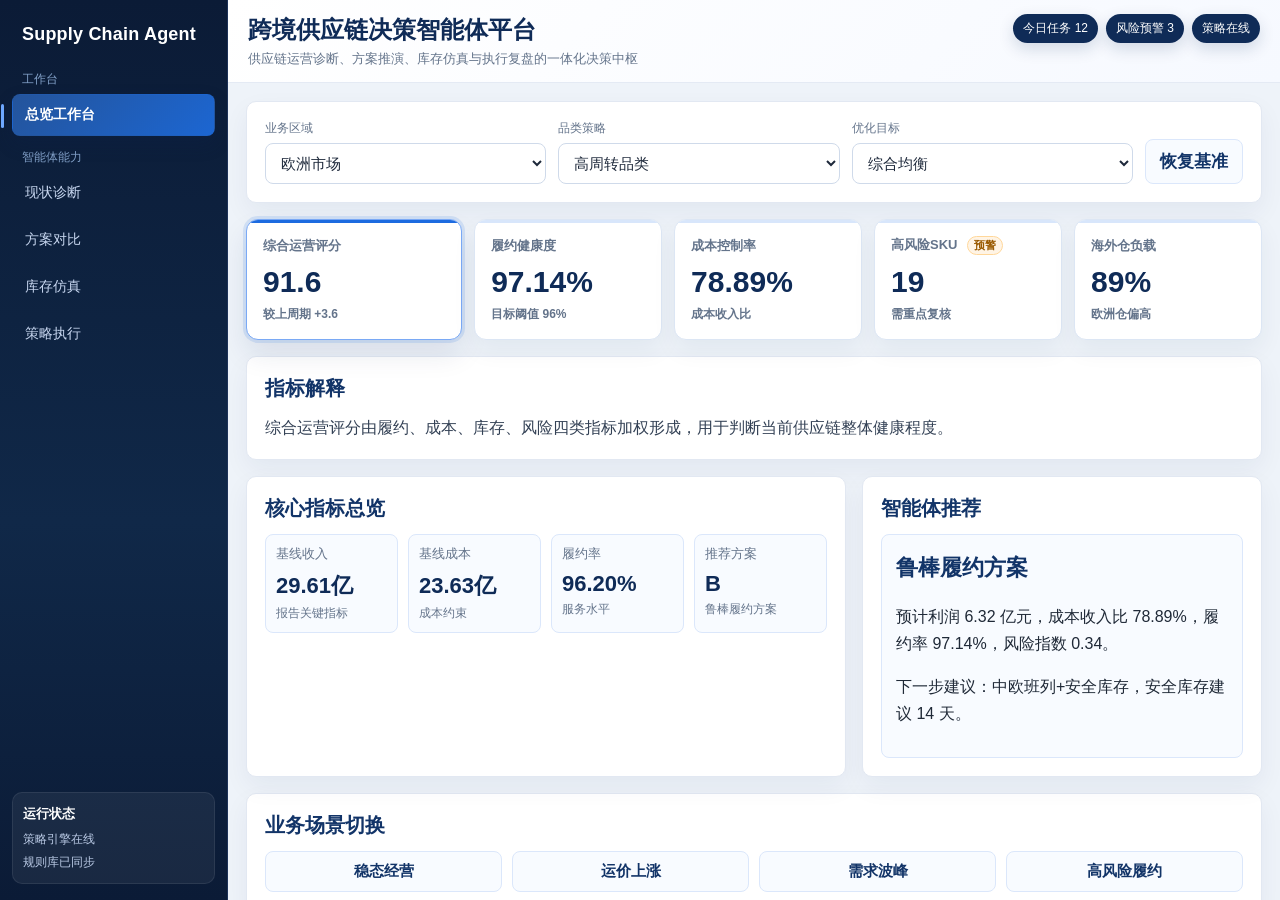
<file: index.html>
<!doctype html><html lang="zh-CN"><head>
<meta charset="UTF-8"/><meta name="viewport" content="width=device-width,initial-scale=1"/>
<title>跨境供应链决策智能体平台</title><link rel="stylesheet" href="./style.css"/>
</head><body>
<div class="app-shell">
<aside class="sidebar">
  <div class="logo">Supply Chain Agent</div>
  <div class="nav-group">工作台</div>
  <a class="sitem on" href="./index.html"><span>总览工作台</span></a>
  <div class="nav-group">智能体能力</div>
  <a class="sitem" href="./diagnose.html"><span>现状诊断</span></a>
  <a class="sitem" href="./compare.html"><span>方案对比</span></a>
  <a class="sitem" href="./simulate.html"><span>库存仿真</span></a>
  <a class="sitem" href="./execute.html"><span>策略执行</span></a>
  <div class="side-status">
    <b>运行状态</b>
    <span>策略引擎在线</span>
    <span>规则库已同步</span>
  </div>
</aside>
<div class="workspace">
<header class="topbar">
  <div><h1>跨境供应链决策智能体平台</h1><p class="muted">供应链运营诊断、方案推演、库存仿真与执行复盘的一体化决策中枢</p></div>
  <div class="ops-panel"><span>今日任务 12</span><span>风险预警 3</span><span>策略在线</span></div>
</header>
<main>
  <section class="toolbar card">
    <div>
      <span class="field-title">业务区域</span>
      <select id="region" onchange="applyProfile()">
        <option value="eu">欧洲市场</option>
        <option value="na">北美市场</option>
        <option value="sea">东南亚市场</option>
      </select>
    </div>
    <div>
      <span class="field-title">品类策略</span>
      <select id="category" onchange="applyProfile()">
        <option value="fast">高周转品类</option>
        <option value="season">季节性品类</option>
        <option value="longtail">长尾品类</option>
      </select>
    </div>
    <div>
      <span class="field-title">优化目标</span>
      <select id="goal" onchange="applyProfile()">
        <option value="balanced">综合均衡</option>
        <option value="profit">利润优先</option>
        <option value="service">履约优先</option>
        <option value="risk">风险优先</option>
      </select>
    </div>
    <button class="btn ghost" onclick="resetProfile()">恢复基准</button>
  </section>
  <section class="ops-grid">
    <button class="ops-card" onclick="focusMetric('score')"><span>综合运营评分</span><b id="opScore">91.8</b><em>较上周期 +3.6</em></button>
    <button class="ops-card" onclick="focusMetric('ful')"><span>履约健康度</span><b id="opFul">96.20%</b><em>目标阈值 96%</em></button>
    <button class="ops-card" onclick="focusMetric('cost')"><span>成本控制率</span><b id="opCost">78.89%</b><em>成本收入比</em></button>
    <button class="ops-card" onclick="focusMetric('sku')"><span>高风险SKU <i class="mini-warn">预警</i></span><b id="opSku">18</b><em>需重点复核</em></button>
    <button class="ops-card" onclick="focusMetric('wh')"><span>海外仓负载</span><b id="opWh">89%</b><em>欧洲仓偏高</em></button>
  </section>
  <section class="card insight-card"><h2>指标解释</h2><div id="metricInsight">点击上方任一指标，可查看该指标的业务含义、风险原因与建议动作。</div></section>
  <section class="hero-grid">
    <div class="card"><h2>核心指标总览</h2><div id="homeKpi" class="metric-grid"></div></div>
    <div class="card"><h2>智能体推荐</h2><div id="homeRec" class="decision-box"></div></div>
  </section>
  <section class="card"><h2>业务场景切换</h2>
    <div class="scenario-grid">
      <button class="btn ghost" onclick="applyScenario('base')">稳态经营</button>
      <button class="btn ghost" onclick="applyScenario('freight')">运价上涨</button>
      <button class="btn ghost" onclick="applyScenario('demand')">需求波峰</button>
      <button class="btn ghost" onclick="applyScenario('risk')">高风险履约</button>
    </div>
  </section>
  <section class="console-grid">
    <div class="card"><h2>运营预警</h2>
      <div class="alert-list">
        <div><b>欧洲仓负载偏高</b><span>仓储利用率 89%，建议迁移高频SKU至备用仓。</span></div>
        <div><b>运价扰动上行</b><span>干线运价较基准 +5%，建议锁定鲁棒路径池。</span></div>
        <div><b>A类SKU缺货风险</b><span>需求波动 12%，建议安全库存提升至 14 天。</span></div>
      </div>
    </div>
    <div class="card"><h2>策略任务队列</h2>
      <table><tr><th>任务</th><th>状态</th><th>复核点</th></tr>
      <tr><td>切换中欧班列备选路径</td><td><span class="tag ok">待执行</span></td><td>T+1履约</td></tr>
      <tr><td>调整A/B类安全库存</td><td><span class="tag ok">进行中</span></td><td>缺货率</td></tr>
      <tr><td>欧洲仓SKU再分配</td><td><span class="tag bad">需审批</span></td><td>仓储负载</td></tr></table>
      <p><a class="inline-link" href="./execute.html">进入策略执行中心 →</a></p>
    </div>
  </section>
  <section class="card"><h2>平台能力配置</h2>
    <div class="cap-grid">
      <div class="cap-card"><b>数据接入</b><span>订单、库存、运输、仓储、财务五类数据统一进入指标层。</span></div>
      <div class="cap-card"><b>规则引擎</b><span>支持按区域、品类、时效等级配置策略触发条件。</span></div>
      <div class="cap-card"><b>方案推演</b><span>同一场景下对利润、履约、风险、库存成本进行并行评估。</span></div>
      <div class="cap-card"><b>执行闭环</b><span>记录推荐、执行动作、复核指标和偏差修正，形成策略资产。</span></div>
    </div>
  </section>
  <section class="grid">
    <div class="card"><h2>输入参数</h2>
      <label>基线总收入(亿元)<input id="rev" type="number" step="0.01" value="29.61"></label>
      <label>基线总成本(亿元)<input id="cost" type="number" step="0.01" value="23.63"></label>
      <label>基线履约率(%)<input id="ful" type="number" step="0.01" value="96.20"></label>
      <label>运价扰动(%)<input id="fre" type="number" step="0.1" value="5"></label>
      <label>需求波动放大(%)<input id="dem" type="number" step="0.1" value="12"></label>
      <label>风险偏好(0~1)<input id="risk" type="number" step="0.01" min="0" max="1" value="0.55"></label>
      <button class="btn primary" onclick="runEval()">运行智能体评估</button>
    </div>
    <div class="card"><h2>方案评估结果</h2>
      <div id="kpi"></div><table id="tbl"></table>
      <h3>规则命中</h3><div id="rules" class="subnote"></div>
      <div class="panel2"><div><h3>解释链路</h3><p id="exp" class="note"></p></div><div><h3>执行建议</h3><ul id="todo" class="todo"></ul></div></div>
    </div>
  </section>
</main>
</div></div>
<script src="./app.js"></script></body></html>
</file>
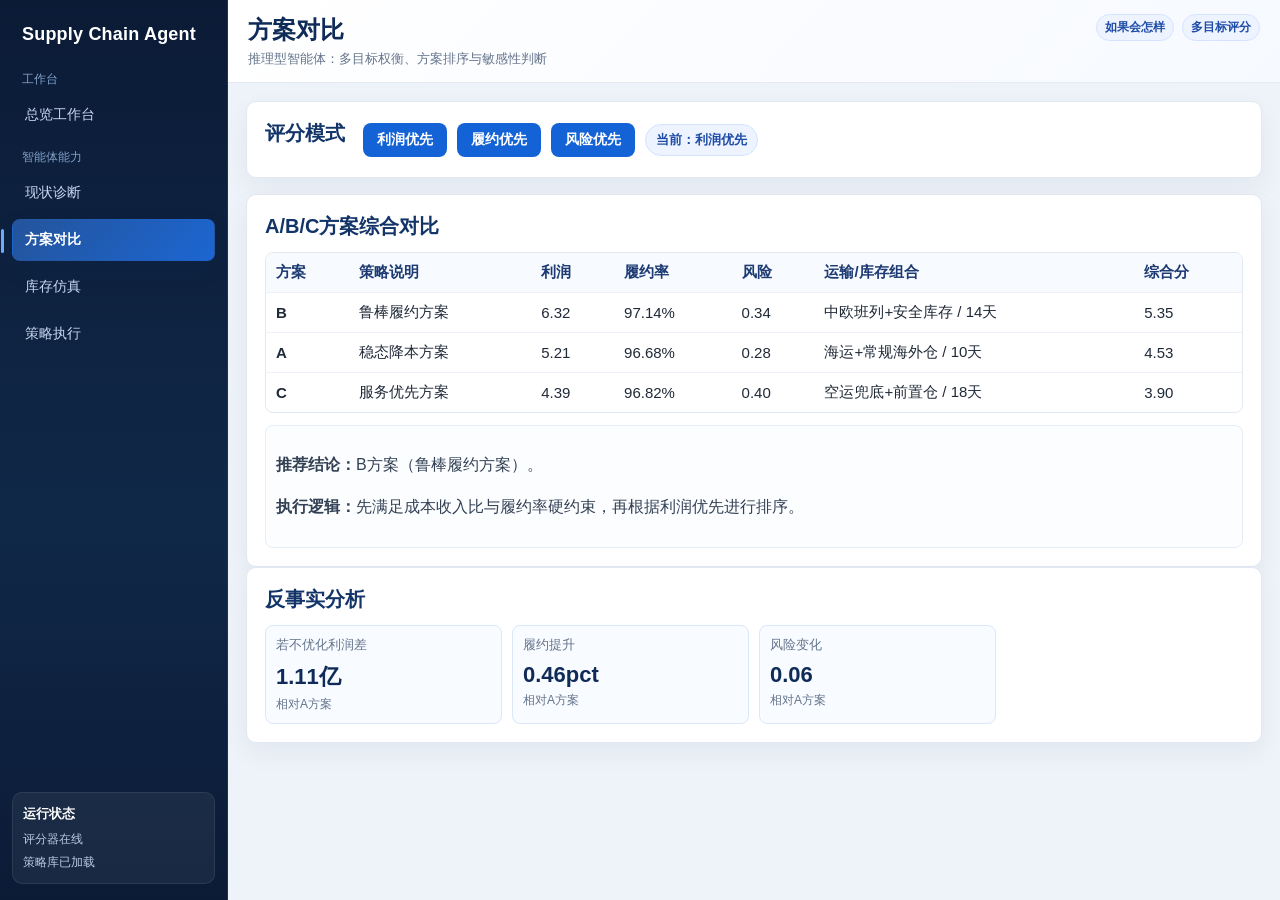
<file: compare.html>
<!doctype html><html lang="zh-CN"><head>
<meta charset="UTF-8"/><meta name="viewport" content="width=device-width,initial-scale=1"/>
<title>方案对比-跨境供应链决策智能体</title><link rel="stylesheet" href="./style.css"/>
</head><body><div class="app-shell">
<aside class="sidebar"><div class="logo">Supply Chain Agent</div><div class="nav-group">工作台</div><a class="sitem" href="./index.html"><span>总览工作台</span></a><div class="nav-group">智能体能力</div><a class="sitem" href="./diagnose.html"><span>现状诊断</span></a><a class="sitem on" href="./compare.html"><span>方案对比</span></a><a class="sitem" href="./simulate.html"><span>库存仿真</span></a><a class="sitem" href="./execute.html"><span>策略执行</span></a><div class="side-status"><b>运行状态</b><span>评分器在线</span><span>策略库已加载</span></div></aside>
<div class="workspace"><header class="topbar"><div><h1>方案对比</h1><p class="muted">推理型智能体：多目标权衡、方案排序与敏感性判断</p></div><div class="chips"><span>如果会怎样</span><span>多目标评分</span></div></header>
<main>
<section class="card control-row"><h2>评分模式</h2><button onclick="setMode('profit')">利润优先</button><button onclick="setMode('service')">履约优先</button><button onclick="setMode('risk')">风险优先</button><span id="modeText" class="pill"></span></section>
<section class="card"><h2>A/B/C方案综合对比</h2><div id="cmp"></div><div id="brief" class="subnote"></div></section>
<section class="card"><h2>反事实分析</h2><div id="counterFact" class="metric-grid"></div></section>
</main></div></div><script src="./app.js"></script><script>renderCompare()</script></body></html>
</file>
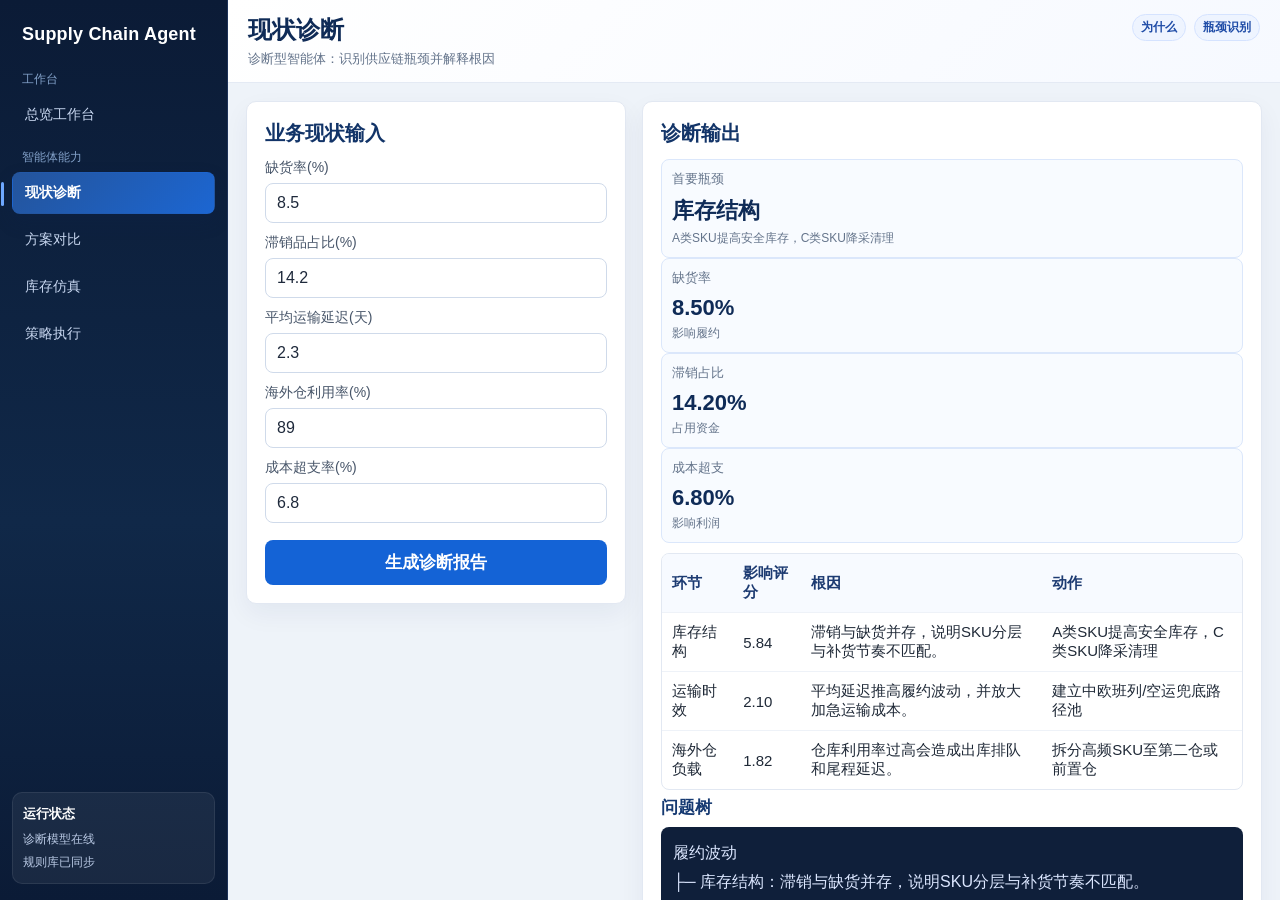
<file: diagnose.html>
<!doctype html><html lang="zh-CN"><head>
<meta charset="UTF-8"/><meta name="viewport" content="width=device-width,initial-scale=1"/>
<title>现状诊断-跨境供应链决策智能体</title><link rel="stylesheet" href="./style.css"/>
</head><body><div class="app-shell">
<aside class="sidebar"><div class="logo">Supply Chain Agent</div><div class="nav-group">工作台</div><a class="sitem" href="./index.html"><span>总览工作台</span></a><div class="nav-group">智能体能力</div><a class="sitem on" href="./diagnose.html"><span>现状诊断</span></a><a class="sitem" href="./compare.html"><span>方案对比</span></a><a class="sitem" href="./simulate.html"><span>库存仿真</span></a><a class="sitem" href="./execute.html"><span>策略执行</span></a><div class="side-status"><b>运行状态</b><span>诊断模型在线</span><span>规则库已同步</span></div></aside>
<div class="workspace"><header class="topbar"><div><h1>现状诊断</h1><p class="muted">诊断型智能体：识别供应链瓶颈并解释根因</p></div><div class="chips"><span>为什么</span><span>瓶颈识别</span></div></header>
<main class="grid">
<section class="card"><h2>业务现状输入</h2>
<label>缺货率(%)<input id="oos" type="number" step="0.1" value="8.5"></label>
<label>滞销品占比(%)<input id="slow" type="number" step="0.1" value="14.2"></label>
<label>平均运输延迟(天)<input id="delay" type="number" step="0.1" value="2.3"></label>
<label>海外仓利用率(%)<input id="whuse" type="number" step="0.1" value="89"></label>
<label>成本超支率(%)<input id="over" type="number" step="0.1" value="6.8"></label>
<button onclick="runDiagnose()">生成诊断报告</button>
</section>
<section class="card"><h2>诊断输出</h2><div id="diagKpi"></div><table id="diagTbl"></table><h3>问题树</h3><div id="problemTree" class="tree"></div><h3>根因解释</h3><p id="diagExp" class="note"></p></section>
</main></div></div><script src="./app.js"></script><script>runDiagnose()</script></body></html>
</file>
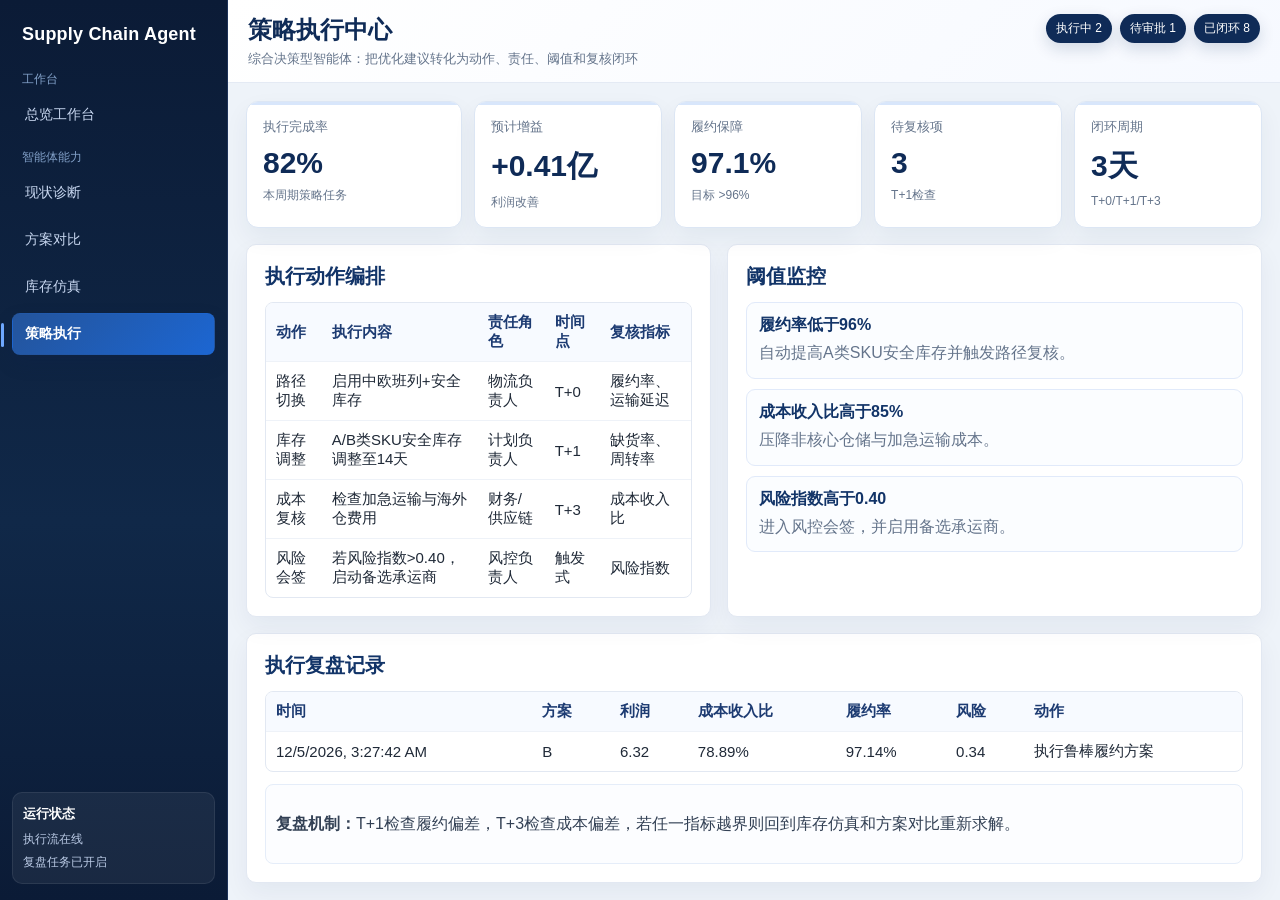
<file: execute.html>
<!doctype html><html lang="zh-CN"><head>
<meta charset="UTF-8"/><meta name="viewport" content="width=device-width,initial-scale=1"/>
<title>策略执行-跨境供应链决策智能体</title><link rel="stylesheet" href="./style.css"/>
</head><body><div class="app-shell">
<aside class="sidebar"><div class="logo">Supply Chain Agent</div><div class="nav-group">工作台</div><a class="sitem" href="./index.html"><span>总览工作台</span></a><div class="nav-group">智能体能力</div><a class="sitem" href="./diagnose.html"><span>现状诊断</span></a><a class="sitem" href="./compare.html"><span>方案对比</span></a><a class="sitem" href="./simulate.html"><span>库存仿真</span></a><a class="sitem on" href="./execute.html"><span>策略执行</span></a><div class="side-status"><b>运行状态</b><span>执行流在线</span><span>复盘任务已开启</span></div></aside>
<div class="workspace"><header class="topbar"><div><h1>策略执行中心</h1><p class="muted">综合决策型智能体：把优化建议转化为动作、责任、阈值和复核闭环</p></div><div class="ops-panel"><span>执行中 2</span><span>待审批 1</span><span>已闭环 8</span></div></header>
<main>
<section class="ops-grid">
  <div class="ops-card primary"><span>执行完成率</span><b>82%</b><em>本周期策略任务</em></div>
  <div class="ops-card"><span>预计增益</span><b>+0.41亿</b><em>利润改善</em></div>
  <div class="ops-card"><span>履约保障</span><b>97.1%</b><em>目标 >96%</em></div>
  <div class="ops-card warn-card"><span>待复核项</span><b>3</b><em>T+1检查</em></div>
  <div class="ops-card"><span>闭环周期</span><b>3天</b><em>T+0/T+1/T+3</em></div>
</section>
<section class="console-grid">
  <div class="card"><h2>执行动作编排</h2><table id="execTbl"></table></div>
  <div class="card"><h2>阈值监控</h2><div class="alert-list">
    <div><b>履约率低于96%</b><span>自动提高A类SKU安全库存并触发路径复核。</span></div>
    <div><b>成本收入比高于85%</b><span>压降非核心仓储与加急运输成本。</span></div>
    <div><b>风险指数高于0.40</b><span>进入风控会签，并启用备选承运商。</span></div>
  </div></div>
</section>
<section class="card"><h2>执行复盘记录</h2><table id="rvTbl"></table><div id="rvExp" class="subnote"></div></section>
</main></div></div><script src="./app.js"></script><script>renderExecute();renderReview()</script></body></html>
</file>
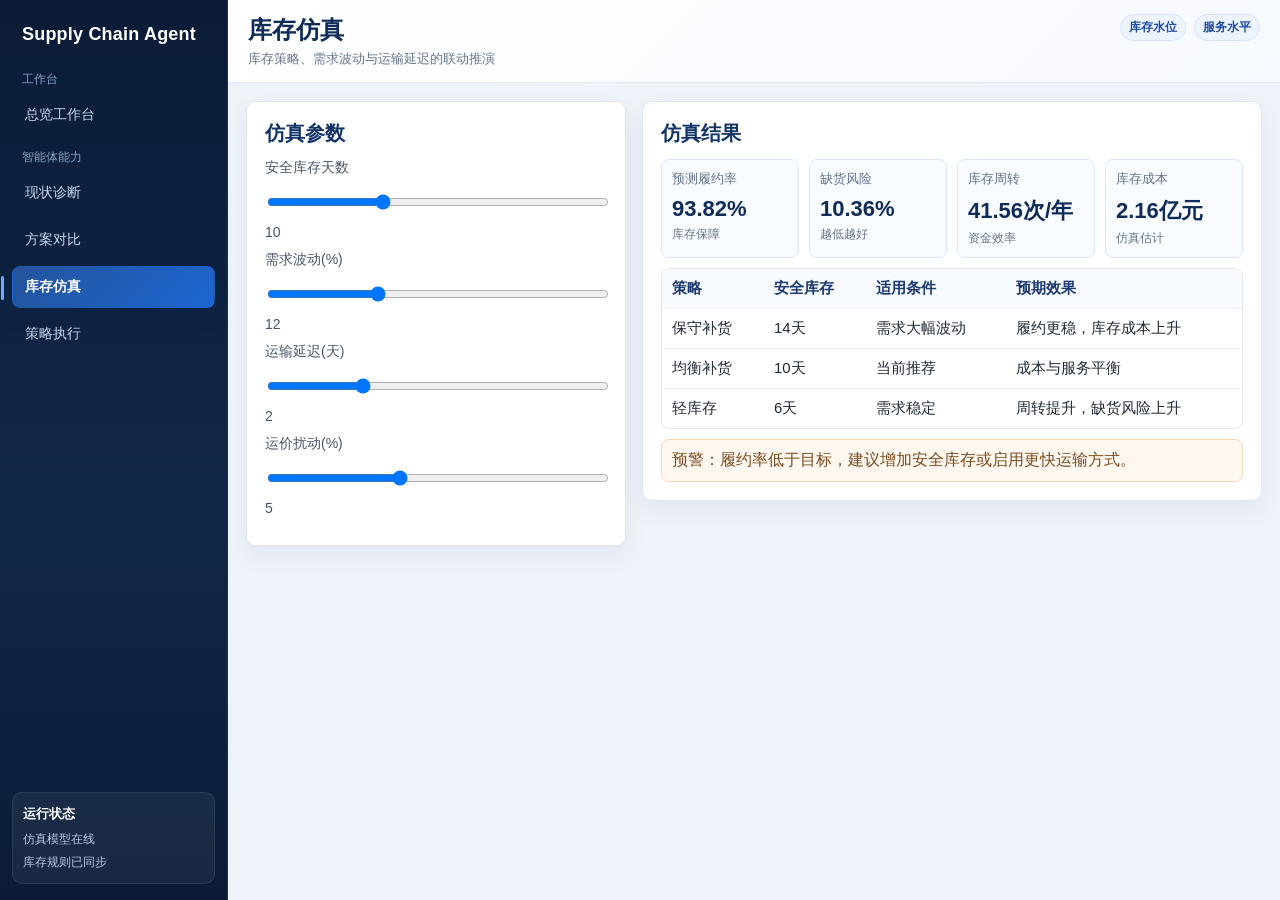
<file: simulate.html>
<!doctype html><html lang="zh-CN"><head>
<meta charset="UTF-8"/><meta name="viewport" content="width=device-width,initial-scale=1"/>
<title>库存仿真-跨境供应链决策智能体</title><link rel="stylesheet" href="./style.css"/>
</head><body><div class="app-shell">
<aside class="sidebar"><div class="logo">Supply Chain Agent</div><div class="nav-group">工作台</div><a class="sitem" href="./index.html"><span>总览工作台</span></a><div class="nav-group">智能体能力</div><a class="sitem" href="./diagnose.html"><span>现状诊断</span></a><a class="sitem" href="./compare.html"><span>方案对比</span></a><a class="sitem on" href="./simulate.html"><span>库存仿真</span></a><a class="sitem" href="./execute.html"><span>策略执行</span></a><div class="side-status"><b>运行状态</b><span>仿真模型在线</span><span>库存规则已同步</span></div></aside>
<div class="workspace"><header class="topbar"><div><h1>库存仿真</h1><p class="muted">库存策略、需求波动与运输延迟的联动推演</p></div><div class="chips"><span>库存水位</span><span>服务水平</span></div></header>
<main class="grid">
<section class="card"><h2>仿真参数</h2>
<label>安全库存天数<input id="safeDays" type="range" min="3" max="25" value="10" oninput="runInventorySim()"><span id="safeDaysV">10</span></label>
<label>需求波动(%)<input id="sdem" type="range" min="0" max="40" value="12" oninput="runInventorySim()"><span id="sdemv">12</span></label>
<label>运输延迟(天)<input id="shipDelay" type="range" min="0" max="8" step="0.5" value="2" oninput="runInventorySim()"><span id="shipDelayV">2</span></label>
<label>运价扰动(%)<input id="sfre" type="range" min="-10" max="30" value="5" oninput="runInventorySim()"><span id="sfrev">5</span></label>
</section>
<section class="card"><h2>仿真结果</h2><div id="invKpi" class="metric-grid"></div><table id="invTbl"></table><div id="simWarn" class="warn"></div></section>
</main></div></div><script src="./app.js"></script><script>runInventorySim()</script></body></html>
</file>
<file: style.css>
*{box-sizing:border-box}
html,body{height:100%}
body{margin:0;font-family:"Microsoft YaHei","PingFang SC","Segoe UI",sans-serif;background:#eef3f9;color:#1f2937;overflow:hidden}
.app-shell{display:grid;grid-template-columns:228px 1fr;height:100vh;min-height:100vh}
.sidebar{
  background:linear-gradient(180deg,#0b1b36,#102848 58%,#0b1b36);
  color:#c6d2e8;
  padding:16px 12px;
  border-right:1px solid #1d3258;
  position:sticky;
  top:0;
  height:100vh;
  overflow:hidden;
  display:flex;
  flex-direction:column;
}
.logo{color:#fff;font-size:18px;font-weight:800;padding:8px 10px 18px;letter-spacing:.2px}
.nav-group{font-size:12px;color:#82a0c8;margin:8px 10px 6px}
.sitem{
  display:flex;
  align-items:center;
  text-decoration:none;
  color:#c8d7f0;
  padding:11px 12px;
  border-radius:8px;
  margin-bottom:5px;
  font-size:14px;
  border:1px solid transparent;
  position:relative;
}
.sitem:hover{background:rgba(255,255,255,.08);border-color:rgba(255,255,255,.08)}
.sitem.on{background:linear-gradient(135deg,#24549b,#1c66d2);color:#fff;font-weight:700;box-shadow:0 8px 18px rgba(12,35,75,.24)}
.sitem.on:before{content:"";position:absolute;left:-12px;top:9px;width:3px;height:24px;border-radius:999px;background:#6ea8ff}
.side-status{margin-top:auto;background:rgba(255,255,255,.06);border:1px solid rgba(255,255,255,.08);border-radius:10px;padding:12px 10px}
.side-status b{display:block;color:#fff;margin-bottom:8px;font-size:13px}
.side-status span{display:block;color:#b9c9e4;font-size:12px;margin-top:6px}
.sdivider{height:1px;background:#2b4370;margin:12px 6px}
.scap{font-size:12px;color:#94a9cc;margin:8px 10px}
.smeta{font-size:12px;color:#c2d0e9;margin:6px 10px}
.workspace{display:flex;flex-direction:column;min-width:0;height:100vh;overflow:auto}
.topbar{
  background:linear-gradient(135deg,#ffffff 0%,#f6f9ff 100%);
  border-bottom:1px solid #e4eaf4;
  padding:14px 20px;
  display:flex;
  justify-content:space-between;
  align-items:flex-start;
  gap:16px;
}
h1{margin:0 0 4px;font-size:24px;font-weight:700;color:#0f2b57}
.muted{margin:0;color:#64748b;font-size:13px}
.chips{display:flex;gap:8px;flex-wrap:wrap}
.chips span{
  background:#eef4ff;color:#1f4ca7;border:1px solid #d5e3ff;
  padding:4px 8px;border-radius:999px;font-size:12px;font-weight:700;
}
.ops-panel{display:flex;gap:8px;flex-wrap:wrap;align-items:center}
.ops-panel span{background:#0f2b57;color:#fff;border-radius:999px;padding:6px 10px;font-size:12px;box-shadow:0 6px 16px rgba(15,43,87,.16)}
main{padding:18px}
.grid{display:grid;grid-template-columns:380px 1fr;gap:16px;align-items:start}
.hero-grid{display:grid;grid-template-columns:1.2fr .8fr;gap:16px;margin-bottom:16px}
.ops-grid{display:grid;grid-template-columns:1.15fr repeat(4,1fr);gap:12px;margin-bottom:16px}
.ops-card{
  background:#fff;
  border:1px solid #dce6f4;
  border-radius:12px;
  padding:16px;
  box-shadow:0 10px 24px rgba(15,43,87,.06);
  min-height:118px;
  width:100%;
  text-align:left;
  cursor:pointer;
  margin:0;
  color:inherit;
  transition:.18s ease;
  position:relative;
  overflow:hidden;
}
.ops-card:before{content:"";position:absolute;left:0;right:0;top:0;height:3px;background:#d8e6fb}
.ops-card:hover{transform:translateY(-2px);box-shadow:0 14px 28px rgba(15,43,87,.11)}
.ops-card.active{outline:0;border-color:#7aa9f5;box-shadow:0 0 0 3px rgba(29,107,224,.13),0 14px 28px rgba(15,43,87,.1)}
.ops-card.active:before{background:#1d6be0}
.ops-card span{display:block;color:#64748b;font-size:13px}
.ops-card b{display:block;margin-top:10px;color:#0f2b57;font-size:30px;letter-spacing:0}
.ops-card em{display:block;margin-top:7px;color:#64748b;font-style:normal;font-size:12px}
.mini-warn{display:inline-block;margin-left:6px;padding:1px 6px;border-radius:999px;background:#fff4e5;color:#9a5a00;border:1px solid #ffd79a;font-size:11px;font-style:normal}
.insight-card{margin-bottom:16px}
#metricInsight{line-height:1.7;color:#334155}
.card{
  background:#fff;
  border:1px solid #e2e8f2;
  border-radius:10px;
  padding:18px;
  box-shadow:0 10px 26px rgba(15,43,87,.055);
}
h2{
  margin:0 0 12px;
  font-size:20px;
  color:#123468;
}
label{
  display:block;
  margin:11px 0;
  color:#475569;
  font-size:14px;
}
input{
  width:100%;
  margin-top:6px;
  padding:10px 11px;
  border:1px solid #cfdaea;
  border-radius:8px;
  background:#fff;
  font-size:16px;
  color:#1e293b;
}
input:focus{
  outline:none;
  border-color:#8db0f5;
  box-shadow:0 0 0 3px rgba(59,130,246,.12);
}
button{
  width:100%;
  margin-top:6px;
  padding:11px 12px;
  border:0;
  border-radius:8px;
  background:#1463d6;
  color:#fff;
  font-size:17px;
  font-weight:700;
  cursor:pointer;
}
button:hover{background:#0f56be}
.btn{border-radius:8px;padding:10px 14px;font-weight:700;cursor:pointer;border:1px solid transparent}
.btn.primary{background:#1463d6;color:#fff}
.btn.ghost{background:#f8fbff;color:#123468;border-color:#dbe7fb}
.btn.ghost:hover{background:#eaf2ff;color:#0f56be;border-color:#b9cff7}
.toolbar{display:grid;grid-template-columns:1fr 1fr 1fr auto;gap:12px;align-items:end;margin-bottom:16px}
.field-title{display:block;font-size:12px;color:#64748b;margin-bottom:6px}
select{width:100%;padding:10px 11px;border:1px solid #cfdaea;border-radius:8px;background:#fff;color:#1e293b;font-size:15px}
select:focus{outline:none;border-color:#8db0f5;box-shadow:0 0 0 3px rgba(59,130,246,.12)}
table{
  width:100%;
  border-collapse:separate;
  border-spacing:0;
  margin-top:10px;
  overflow:hidden;
  border:1px solid #e2e8f2;
  border-radius:8px;
}
th,td{
  padding:10px 10px;
  text-align:left;
  border-bottom:1px solid #eef2f8;
  font-size:15px;
}
th{
  background:#f7faff;
  color:#1d3b72;
  font-weight:700;
}
tr:last-child td{border-bottom:0}
.k{
  display:inline-block;
  min-width:190px;
  padding:9px 10px;
  border:1px solid #dbe7fb;
  border-radius:8px;
  margin:6px 6px 0 0;
  background:#f8fbff;
}
.metric-grid{display:grid;grid-template-columns:repeat(4,minmax(0,1fr));gap:10px}
.metric{background:#f8fbff;border:1px solid #dbe7fb;border-radius:8px;padding:10px;min-height:78px}
.metric span{display:block;color:#64748b;font-size:13px}
.metric b{display:block;margin-top:8px;color:#0f2b57;font-size:22px}
.metric em{display:block;margin-top:4px;color:#64748b;font-size:12px;font-style:normal}
.decision-box{background:#f8fbff;border:1px solid #dbe7fb;border-radius:8px;padding:14px;line-height:1.7}
.decision-box b{font-size:22px;color:#123468}
.console-grid{display:grid;grid-template-columns:1fr 1.15fr;gap:16px;margin-bottom:16px}
.alert-list{display:grid;gap:10px}
.alert-list div{padding:12px;border:1px solid #e1eafa;background:#fbfdff;border-radius:9px}
.alert-list b{display:block;color:#123468;margin-bottom:5px}
.alert-list span{color:#64748b;line-height:1.55}
.flow-grid{display:grid;grid-template-columns:repeat(4,minmax(0,1fr));gap:12px}
.flow-card{display:block;text-decoration:none;background:#fbfdff;border:1px solid #dbe7fb;border-radius:10px;padding:14px;color:#1f2937;min-height:110px}
.flow-card:hover{border-color:#8db0f5;box-shadow:0 8px 22px rgba(30,64,175,.08);transform:translateY(-1px)}
.flow-card b{display:block;color:#123468;font-size:18px;margin-bottom:8px}
.flow-card span{color:#64748b;line-height:1.55}
.cap-grid{display:grid;grid-template-columns:repeat(4,minmax(0,1fr));gap:12px}
.cap-card{background:#fbfdff;border:1px solid #dbe7fb;border-radius:10px;padding:14px;min-height:118px}
.cap-card b{display:block;color:#123468;font-size:17px;margin-bottom:8px}
.cap-card span{color:#64748b;line-height:1.6;font-size:14px}
.scenario-grid{display:grid;grid-template-columns:repeat(4,minmax(0,1fr));gap:10px}
.scenario-grid button{margin:0;font-size:15px}
.scenario-grid button:hover{background:#eaf2ff;color:#0f56be}
.control-row{display:flex;align-items:center;gap:10px;flex-wrap:wrap;margin-bottom:16px}
.control-row h2{margin-right:8px}
.control-row button{width:auto;margin:0;padding:8px 14px;font-size:14px}
.pill{background:#eef4ff;color:#1f4ca7;border:1px solid #d5e3ff;border-radius:999px;padding:6px 10px;font-size:13px;font-weight:700}
.tree{background:#0f1f3a;color:#dce7ff;border-radius:8px;padding:12px;line-height:1.8;font-family:Consolas,"Microsoft YaHei",sans-serif}
.qa-box{background:#f8fbff;border:1px solid #dbe7fb;border-radius:10px;padding:16px;line-height:1.85;min-height:170px}
.note{
  background:#f8fbff;
  border:1px solid #dbe7fb;
  border-radius:8px;
  padding:11px;
  line-height:1.75;
  color:#23364f;
}
.subnote{
  margin-top:12px;
  background:#fcfdff;
  border:1px solid #e5edf9;
  border-radius:8px;
  padding:10px;
  line-height:1.65;
  color:#334155;
}
.panel2{
  display:grid;
  grid-template-columns:1fr 1fr;
  gap:12px;
  margin-top:12px;
}
.todo{margin:0;padding-left:18px;line-height:1.8;color:#334155}
.warn{
  margin-top:10px;
  padding:10px;
  border-radius:8px;
  border:1px solid #f6d7b4;
  background:#fff8f0;
  color:#7b4a1d;
}
h3{margin:6px 0 8px;font-size:17px;color:#163a72}
.tag{
  display:inline-block;
  padding:2px 10px;
  border-radius:999px;
  font-size:13px;
  font-weight:700;
}
.tag.ok{background:#e8f7ee;color:#1f7a42;border:1px solid #bfe8cf}
.tag.bad{background:#fff1f1;color:#a33838;border:1px solid #f1c4c4}
@media(max-width:980px){
  .app-shell{grid-template-columns:1fr}
  body{overflow:auto}
  .workspace{height:auto;overflow:visible}
  .sidebar{position:relative;height:auto;padding-bottom:8px}
  .topbar{padding:12px}
  main{padding:12px}
  .grid{grid-template-columns:1fr}
  .hero-grid{grid-template-columns:1fr}
  .ops-grid,.console-grid{grid-template-columns:1fr}
  .toolbar{grid-template-columns:1fr}
  .metric-grid,.flow-grid,.cap-grid,.scenario-grid{grid-template-columns:1fr}
  .panel2{grid-template-columns:1fr}
}
</file>
